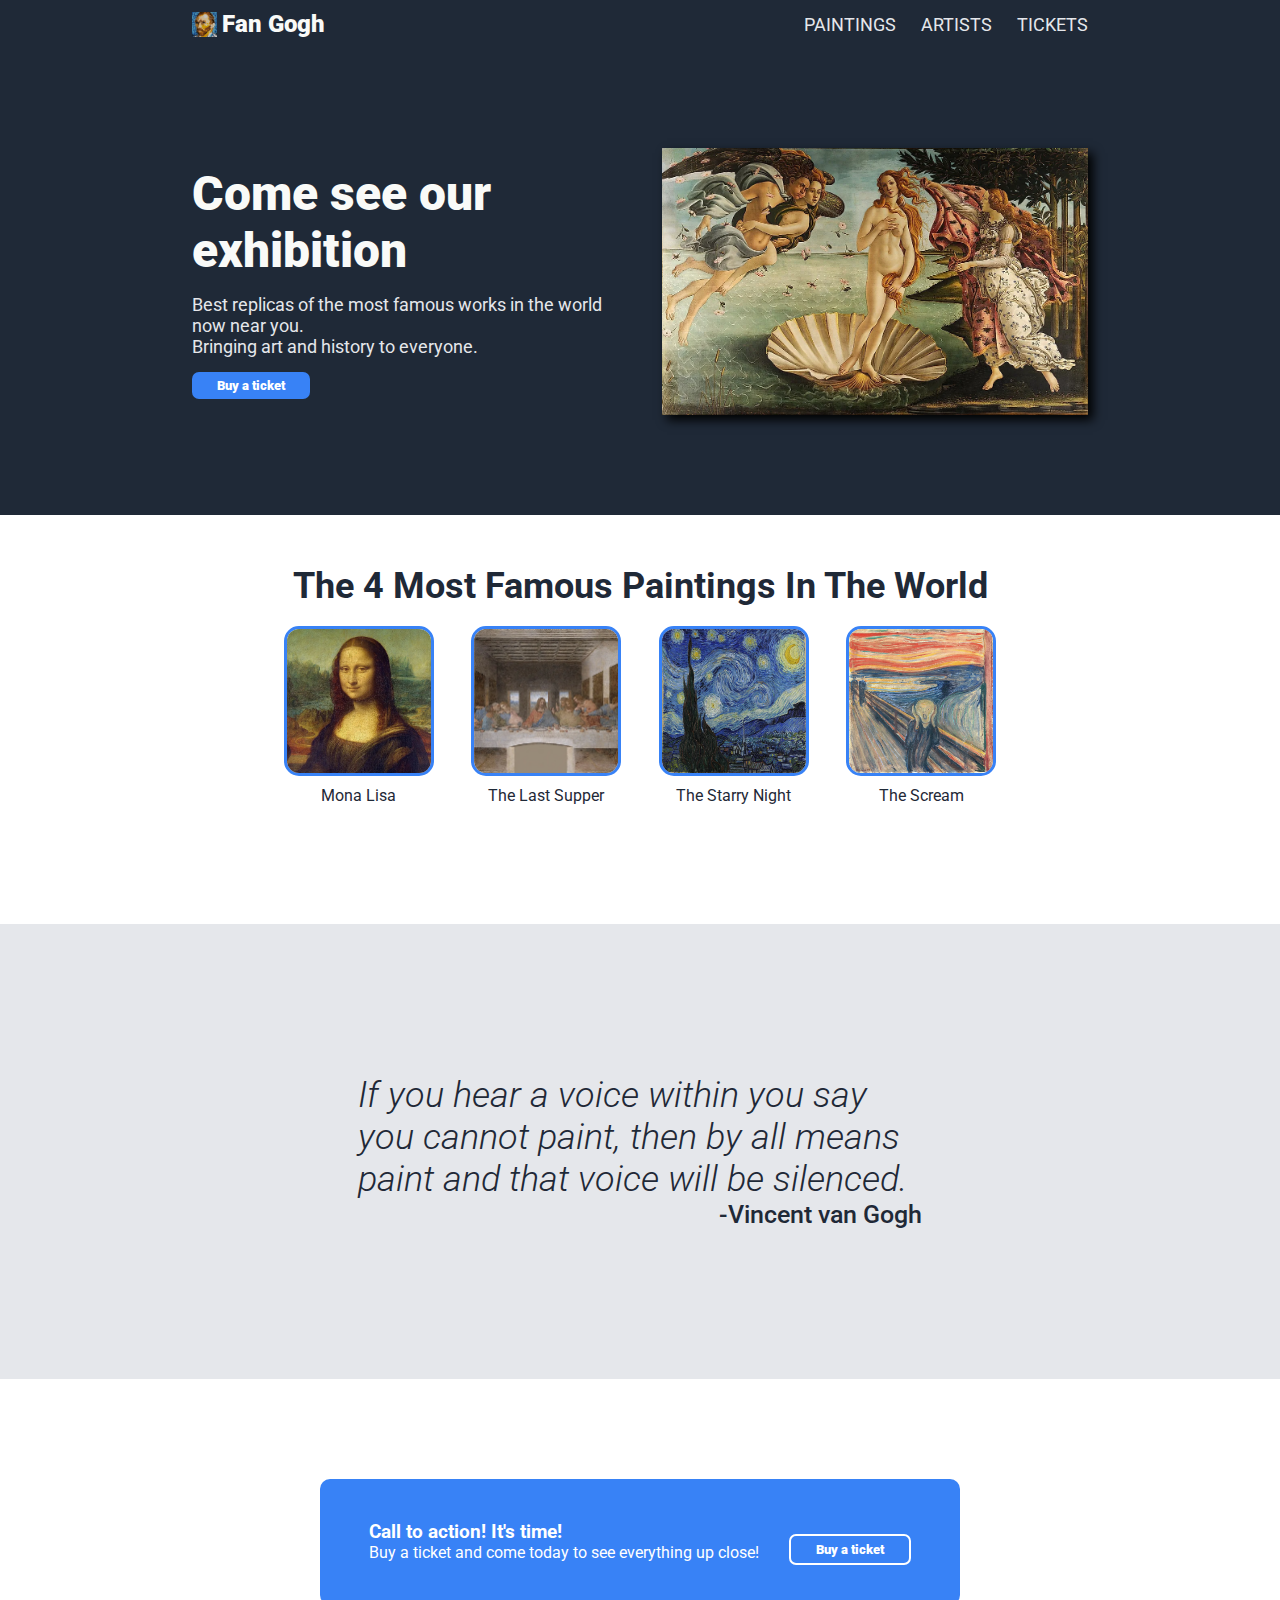
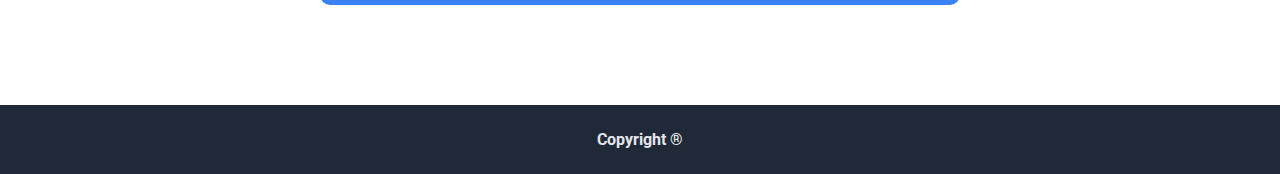
<file: index.html>
<!DOCTYPE html>
<html lang="en">
  <head>
    <meta charset="UTF-8" />
    <meta http-equiv="X-UA-Compatible" content="IE=edge" />
    <meta name="viewport" content="width=device-width, initial-scale=1.0" />
    <meta name="description" content="Fan Gogh Exhibition is the greatest art event that will be held in the largest cities of Europe. Top ten the most famous paintings in the world will be shown.">
    <link rel="preconnect" href="https://fonts.googleapis.com" />
    <link rel="preconnect" href="https://fonts.gstatic.com" crossorigin />
    <link href="https://fonts.googleapis.com/css2?family=Roboto:ital,wght@0,400;0,900;1,300&display=swap" rel="stylesheet"/>
    <link rel="stylesheet" href="./css/main.css" />
    <link rel="stylesheet" href="./css/home.css" />
    <title>Fan Gogh Exhibition</title>
    <link rel="shortcut icon" href="./images/othavio/icons/favicon-32x32.png" type="image/x-icon"/>
  </head>
  <body>
    <header id="header">
      <div class="container center-flex">
        <a href="#top">
          <img id="logo" src="./images/othavio/icons/favicon-32x32.png" alt="Brand logo that shows Vincent Van Gogh in a beautiful pixel art"/>
          <strong>Fan Gogh</strong>
        </a>
        <ul>
          <li><a href="./pages/paintings.html">PAINTINGS</a></li>
          <li><a href="./pages/artists.html">ARTISTS</a></li>
          <li><a href="./pages/tickets.html">TICKETS</a></li>
        </ul>
      </div>
    </header>

    <main>
      <section id="hero">
        <div class="container center-flex hero-container">
          <div class="hero-txt-area">
            <h1>Come see our exhibition</h1>
            <p>
              Best replicas of the most famous works in the world now near
              you.<br>Bringing art and history to everyone.
            </p>
            <a href="./pages/tickets.html">
              <button class="sign-up-btn" type="button">Buy a ticket</button>
            </a>
          </div>
          <div lass="hero-img-area">
            <img src="./images/othavio/main-paint/1599px-sandro-botticelli-la-nascita-di-venere-google-art-project-edited.webp" alt="The Birth Of Venus; Paint by Sandro Botticelli in the mid-1480s; The painting is on display in Florence’s Uffizi Gallery"/>
          </div>
        </div>
      </section>

      <section id="information">
        <div class="container center-flex">
          <a href="./pages/paintings.html">
            <h2>The 4 Most Famous Paintings In The World</h2>
          </a>
          <ul class="second-size center-flex">
            <li>
              <img class="mid-page-img" src="./images/othavio/4-most-famous-paintings/mona-lisa.png" alt="Mona Lisa painting; Oil on poplar panel"/>
              <p>Mona Lisa</p>
            </li>
            <li>
              <img class="mid-page-img" src="./images/othavio/4-most-famous-paintings/The-Last-Supper.png" alt="The Last Supper; Tempera on gesso, pitch, and mastic"/>
              <p>The Last Supper</p>
            </li>
            <li>
              <img class="mid-page-img" src="./images/othavio/4-most-famous-paintings/1280px-van-gogh-starry-night-google-art-project.webp" alt="The Starry Night; Oil on canvas"/>
              <p>The Starry Night</p>
            </li>
            <li>
              <img class="mid-page-img" src="./images/othavio/4-most-famous-paintings/edvard-munch-1893-the-scream-oil-tempera-and-pastel-on-cardboard-91-x-73-cm-national-gallery-of-norway.webp" alt="The Scream; Oil, tempera, pastel and crayon on cardboard"/>
              <p>The Scream</p>
            </li>
          </ul>
        </div>
      </section>

      <section id="quote">
        <div class="container center-flex">
          <div class="second-size">
            <p>
              If you hear a voice within you say you cannot paint, then by all
              means paint and that voice will be silenced.
              <br><span>-Vincent van Gogh </span>
            </p>
          </div>
        </div>
      </section>

      <section id="blue-box">
        <div id="blue-box-container" class="container center-flex">
          <div>
            <h3>Call to action! It's time!</h3>
            <p>Buy a ticket and come today to see everything up close!</p>
          </div>
          <a href="./pages/tickets.html">
            <button id="botton-btn" class="sign-up-btn" type="button">
              Buy a ticket
            </button>
          </a>
        </div>
      </section>
    </main>

    <footer>
      <strong>Copyright ®</strong>
    </footer>
  </body>
</html>
</file>
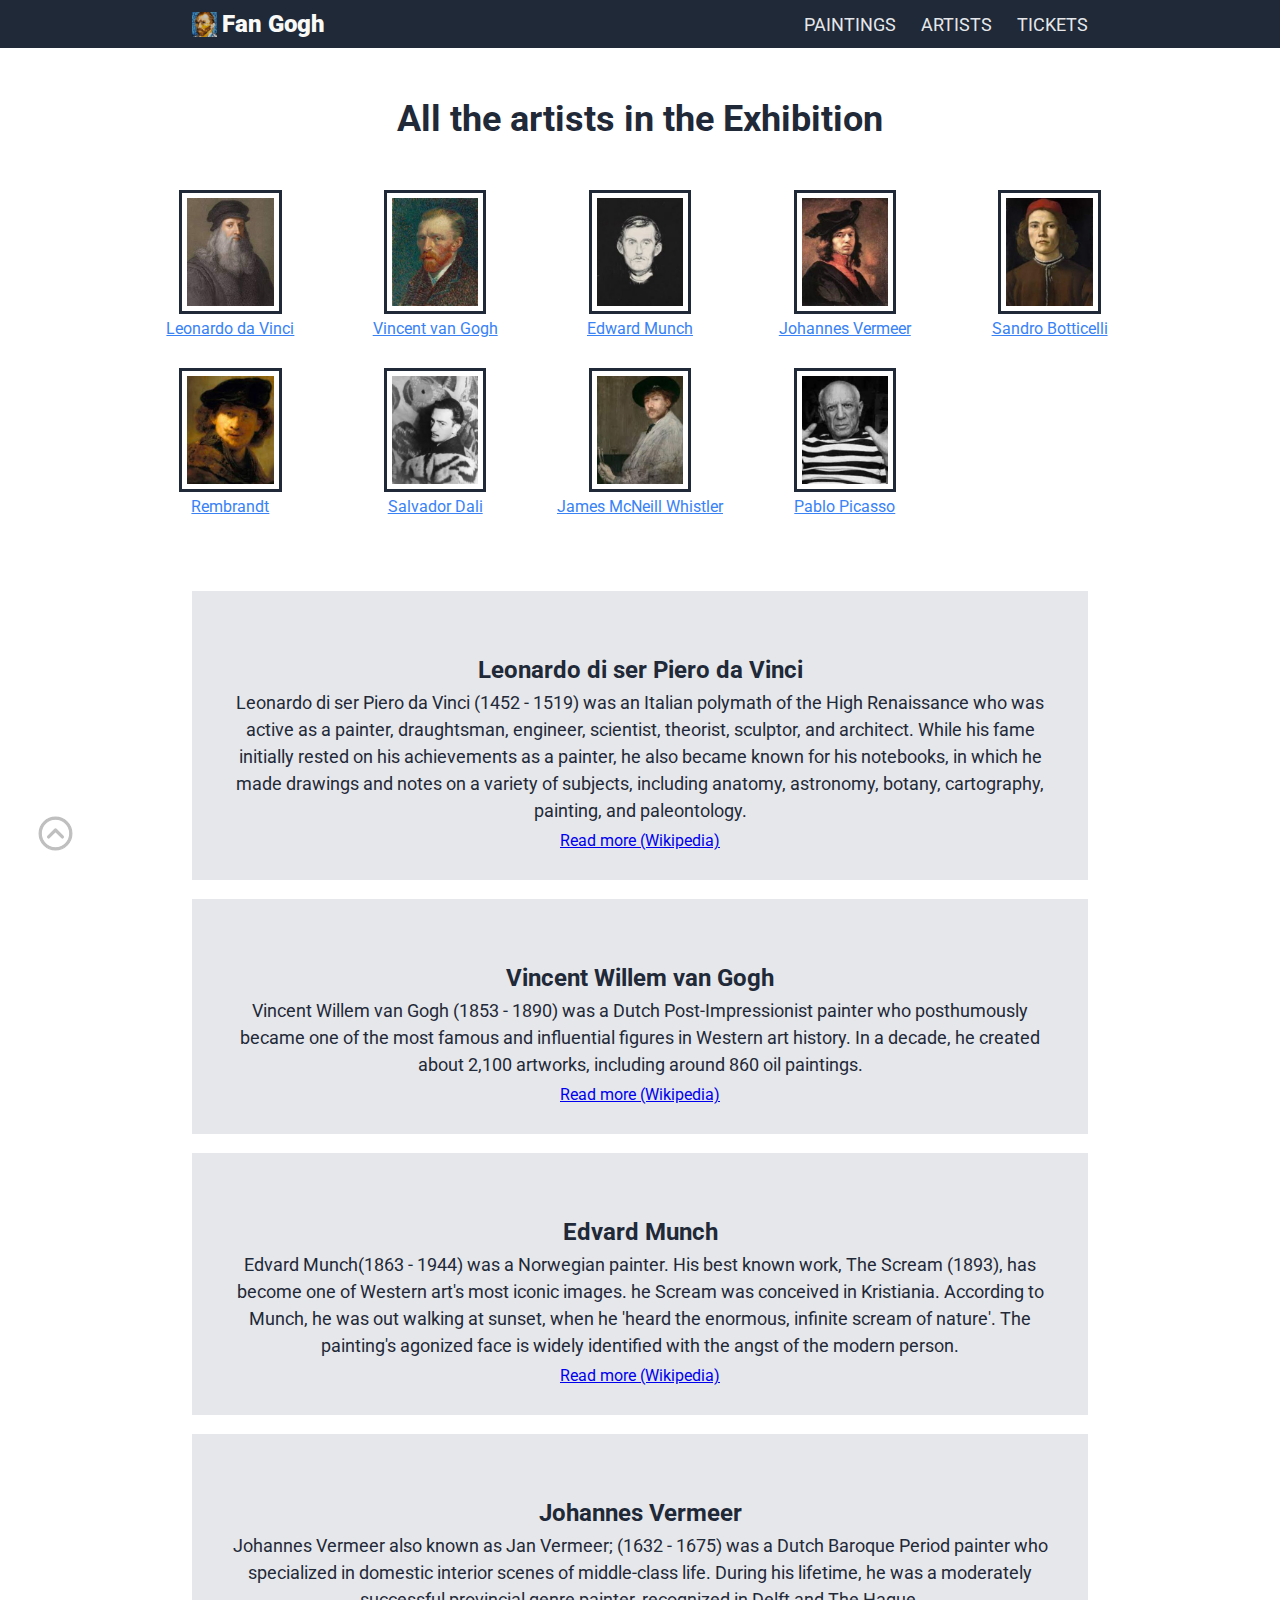
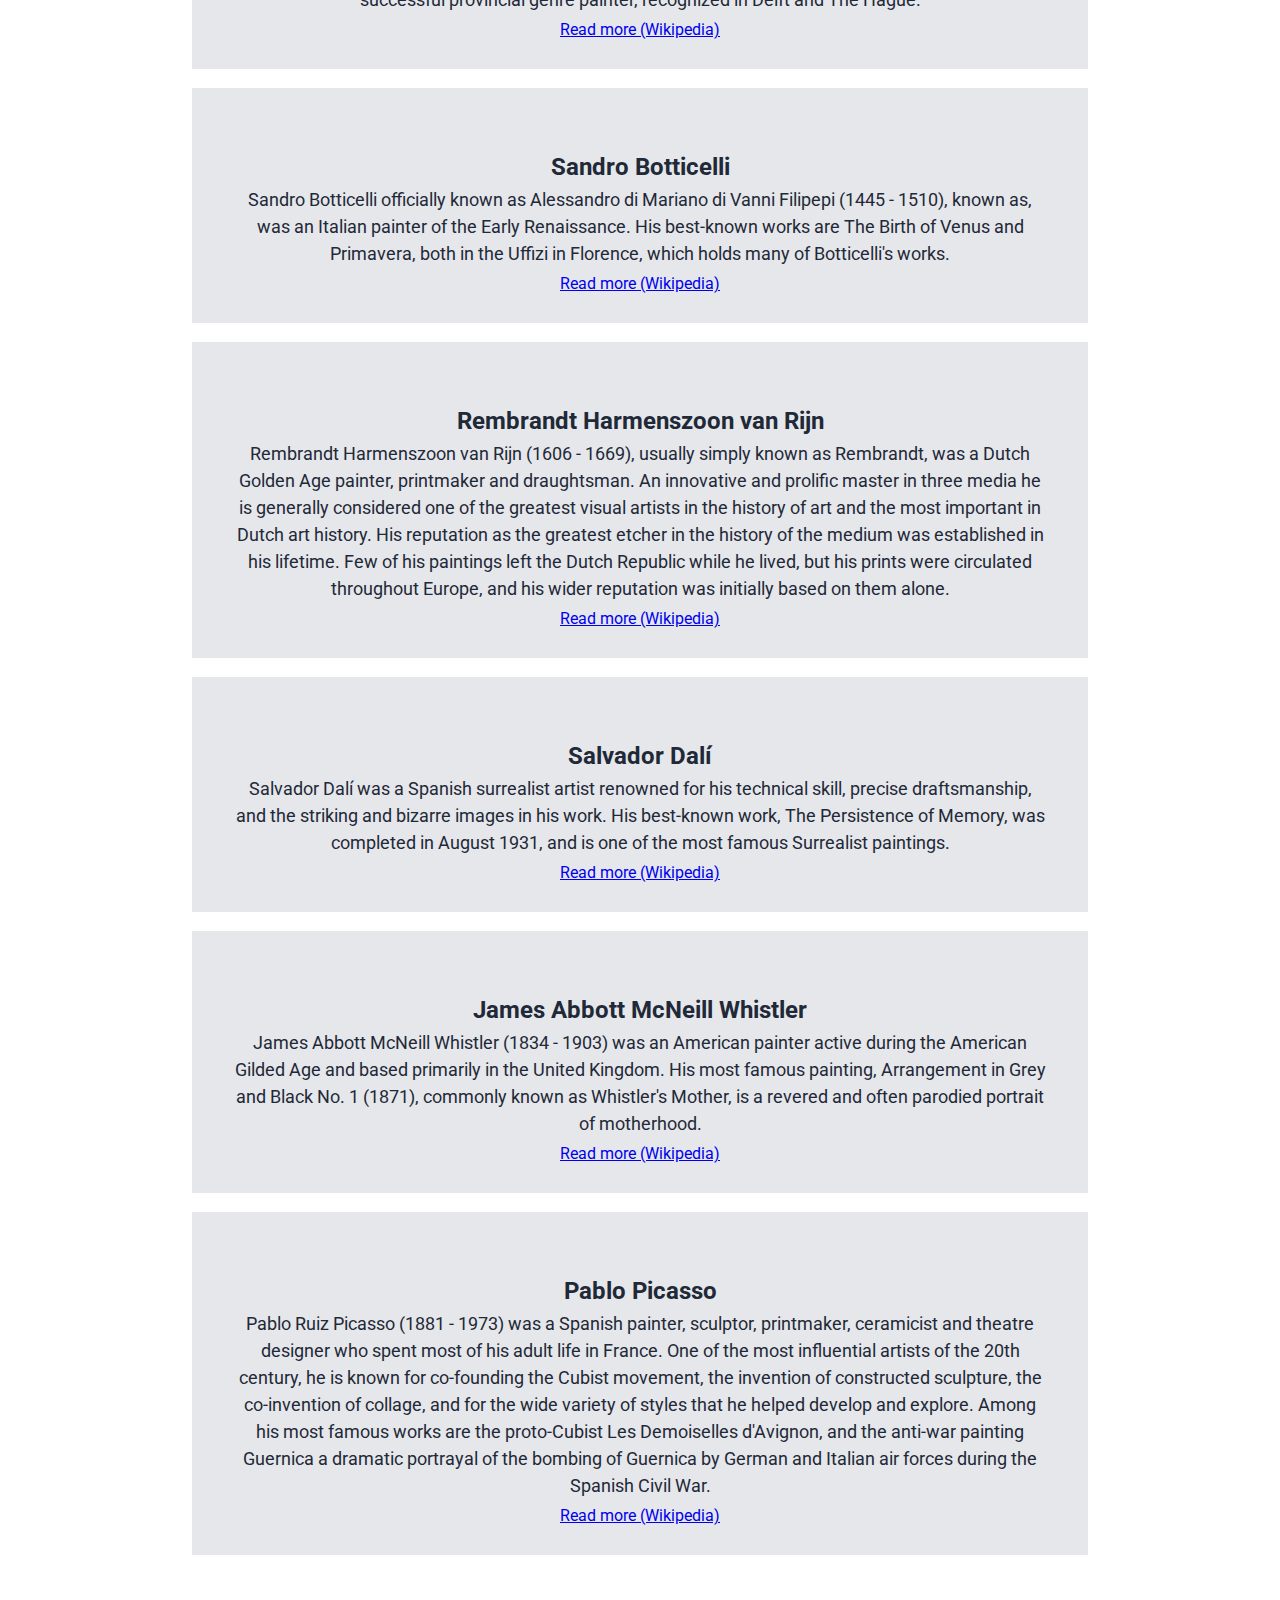
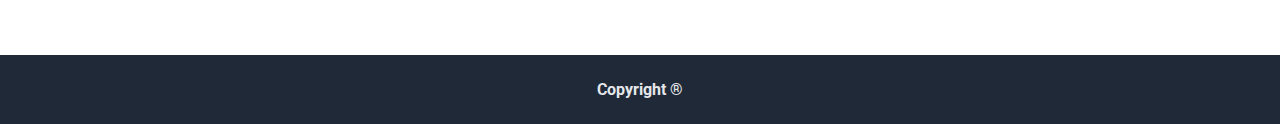
<file: pages/artists.html>
<!DOCTYPE html>
<html lang="en">

<head>
    <meta charset="UTF-8">
    <meta http-equiv="X-UA-Compatible" content="IE=edge">
    <meta name="viewport" content="width=device-width, initial-scale=1.0">
    <meta name="description" content="Look at the artists whose paintings are presented at the Fan Gogh Exhibition.">
    <link rel="icon" href="../images/othavio/icons/favicon-32x32.png" />
    <link rel="preconnect" href="https://fonts.googleapis.com" />
    <link rel="preconnect" href="https://fonts.gstatic.com" crossorigin />
    <link href="https://fonts.googleapis.com/css2?family=Roboto:ital,wght@0,400;0,900;1,300&display=swap" rel="stylesheet" />
    <title>Artists - Fan Gogh Exhibition</title>
    <link rel="stylesheet" href="../css/main.css">
    <link rel="stylesheet" href="../css/artists.css">
</head>

<body>
    <header id="header">
        <div class="container center-flex">
            <a href="../index.html">
                <img id="logo" src="../images/othavio/icons/favicon-32x32.png" alt="Brand logo that shows Vincent Van Gogh in a beautiful pixel art"/>
                <strong>Fan Gogh</strong>
            </a>
            <ul>
                <li><a href="../pages/paintings.html">PAINTINGS</a></li>
                <li><a href="#top">ARTISTS</a></li>
                <li><a href="../pages/tickets.html">TICKETS</a></li>
            </ul>
        </div>
    </header>

    <section class="section-container" id="artists">
        <div class="div-container">
            <h2> All the artists in the Exhibition</h2>

            <ul class="container1">
                <li>
                    <img class="artist-pictures" src="../images/varie/davinci.jpg" alt="A picture of the artist Leonardo da Vinci">
                    <a href="#davinci">Leonardo da Vinci</a>
                </li>
                <li>
                    <img class="artist-pictures" src="../images/varie/vangogh.jpg" alt="A picture of the artist Vincent van Gogh">
                    <a href="#gogh">Vincent van Gogh</a>
                </li>
                <li>
                    <img class="artist-pictures" src="../images/varie/edward-munch.jpg" alt="A picture of the artist Edward Munch">
                    <a href="#munch">Edward Munch</a>
                </li>
                <li>
                    <img class="artist-pictures" src="../images/varie/johannes-vermeer.jpg" alt="A picture of the artist Johannes_Vermeer">
                    <a href="#vermeer">Johannes Vermeer</a>
                </li>
                <li>
                    <img class="artist-pictures" src="../images/varie/Sandro-Botticelli.jpg" alt="A picture of the artist Sandro Botticelli">
                    <a href="#botticelli">Sandro Botticelli</a>
                </li>
                <li>
                    <img class="artist-pictures" src="../images/varie/rembrandt.jpg" alt="A picture of the artist Rembrandt">
                    <a href="#rembrandt">Rembrandt</a>
                </li>
                <li>
                    <img class="artist-pictures" src="../images/varie/salvador-dali.jpg" alt="A picture of the artist Salvador Dali">
                    <a href="#dali">Salvador Dali</a>
                </li>
                <li>
                    <img class="artist-pictures" src="../images/varie/james-mcnelli-whistler.jpg" alt="A picture of the artist James McNeill Whistler">
                    <a href="#whistler">James McNeill Whistler</a>
                </li>
                <li>
                    <img class="artist-pictures" src="../images/varie/pablo-picasso.jpg" alt="A picture of the artist Pablo Picasso">
                    <a href="#pablo">Pablo Picasso</a>
                </li>
            </ul>
        </div>
    </section>

    <section class="more-info">
        <article class="div-info" id="davinci">
            <strong>Leonardo di ser Piero da Vinci</strong>
            <P>
                Leonardo di ser Piero da Vinci (1452 - 1519) was an Italian polymath of the High Renaissance who was
                active as a painter, draughtsman, engineer, scientist, theorist, sculptor, and architect.
                While his fame initially rested on his achievements as a painter, he also became known for his
                notebooks, in which he made drawings and notes on a variety of subjects, including anatomy, astronomy,
                botany, cartography, painting, and paleontology.
            </P>
            <a href="https://en.wikipedia.org/wiki/Leonardo_da_Vinci" target="_blank">Read more (Wikipedia)</a>
        </article>
        <br>
        <article class="div-info" id="gogh">
            <strong>Vincent Willem van Gogh</strong>
            <p>
                Vincent Willem van Gogh (1853 - 1890) was a Dutch Post-Impressionist painter who posthumously became one
                of the most famous and influential figures in Western art history.
                In a decade, he created about 2,100 artworks, including around 860 oil paintings.
            </p>
            <a href="https://en.wikipedia.org/wiki/Vincent_van_Gogh" target="_blank">Read more (Wikipedia)</a>
        </article>
        <br>
        <article class="div-info" id="munch">
            <strong>Edvard Munch</strong>
            <p>
                Edvard Munch(1863 - 1944) was a Norwegian painter. His best known work, The Scream (1893), has become
                one of Western art's most iconic images.
                he Scream was conceived in Kristiania. According to Munch, he was out walking at sunset, when he 'heard
                the enormous, infinite scream of nature'. The painting's agonized face is widely identified with the
                angst of the modern person.
            </p>
            <a href="https://en.wikipedia.org/wiki/Edvard_Munch" target="_blank">Read more (Wikipedia)</a>
        </article>
        <br>
        <article class="div-info" id="vermeer">
            <strong>Johannes Vermeer </strong>
            <p>
                Johannes Vermeer also known as Jan Vermeer; (1632 - 1675) was a Dutch Baroque Period painter who
                specialized in domestic interior scenes of middle-class life.
                During his lifetime, he was a moderately successful provincial genre painter, recognized in Delft and
                The Hague.
            </p>
            <a href="https://en.wikipedia.org/wiki/Johannes_Vermeer" target="_blank">Read more (Wikipedia)</a>
        </article>
        <br>
        <article class="div-info" id="botticelli">
            <strong>Sandro Botticelli</strong>
            <p>
                Sandro Botticelli officially known as Alessandro di Mariano di Vanni Filipepi (1445 - 1510), known as,
                was an Italian painter of the Early Renaissance.
                His best-known works are The Birth of Venus and Primavera, both in the Uffizi in Florence, which holds
                many of Botticelli's works.
            </p>
            <a href="https://en.wikipedia.org/wiki/Sandro_Botticelli" target="_blank">Read more (Wikipedia)</a>
        </article>
        <br>
        <article class="div-info" id="rembrandt">
            <strong>Rembrandt Harmenszoon van Rijn</strong>
            <p>
                Rembrandt Harmenszoon van Rijn (1606 - 1669), usually simply known as Rembrandt, was a Dutch Golden Age
                painter, printmaker and draughtsman. An innovative and prolific master in three media he is generally
                considered one of the greatest visual artists in the history of art and the most important in Dutch art
                history.
                His reputation as the greatest etcher in the history of the medium was established in his lifetime. Few
                of his paintings left the Dutch Republic while he lived, but his prints were circulated throughout
                Europe, and his wider reputation was initially based on them alone.
            </p>
            <a href="https://en.wikipedia.org/wiki/Rembrandt" target="_blank">Read more (Wikipedia)</a>
        </article>
        <br>
        <article class="div-info" id="dali">
            <strong>Salvador Dalí</strong>
            <p>
                Salvador Dalí was a Spanish surrealist artist renowned for his technical skill, precise draftsmanship,
                and the striking and bizarre images in his work.
                His best-known work, The Persistence of Memory, was completed in August 1931, and is one of the most
                famous Surrealist paintings.
            </p>
            <a href="https://en.wikipedia.org/wiki/Salvador_Dal%C3%AD" target="_blank">Read more (Wikipedia)</a>
        </article>
        <br>
        <article class="div-info" id="whistler">
            <strong>James Abbott McNeill Whistler</strong>
            <p>
                James Abbott McNeill Whistler (1834 - 1903) was an American painter active during the American Gilded
                Age and based primarily in the United Kingdom.
                His most famous painting, Arrangement in Grey and Black No. 1 (1871), commonly known as Whistler's
                Mother, is a revered and often parodied portrait of motherhood.
            </p>
            <a href="https://en.wikipedia.org/wiki/James_Abbott_McNeill_Whistler" target="_blank">Read more (Wikipedia)</a>
        </article>
        <br>
        <article class="div-info" id="pablo">
            <strong>Pablo Picasso</strong>
            <p>
                Pablo Ruiz Picasso (1881 - 1973) was a Spanish painter, sculptor, printmaker, ceramicist and theatre designer who spent most of his adult life in France.
                One of the most influential artists of the 20th century, he is known for co-founding the Cubist movement, the invention of constructed sculpture, the co-invention of collage, and for the wide variety of styles that he helped develop and explore. 
                Among his most famous works are the proto-Cubist Les Demoiselles d'Avignon, and the anti-war painting Guernica a dramatic portrayal of the bombing of Guernica by German and Italian air forces during the Spanish Civil War.
            </p>
        <a href="https://en.wikipedia.org/wiki/Pablo_Picasso" target="_blank">Read more (Wikipedia)</a>
        </article>
    </section>

    <footer>
        <strong>Copyright ®</strong>
    </footer>

    <a href="#top" id="to-top-btn" aria-label="Scroll page to the top">
        <svg viewBox="0 0 32 32">
            <g>
                <path d="M1,16A15,15,0,1,1,16,31,15,15,0,0,1,1,16Zm2,0A13,13,0,1,0,16,3,13,13,0,0,0,3,16Z" />
                <path d="M10.41,19.87,16,14.29l5.59,5.58a1,1,0,0,0,1.41,0h0a1,1,0,0,0,0-1.41L16.64,12.1a.91.91,0,0,0-1.28,0L9,18.46a1,1,0,0,0,0,1.41H9A1,1,0,0,0,10.41,19.87Z" />
            </g>
        </svg>
    </a>
</body>

</html>
</file>
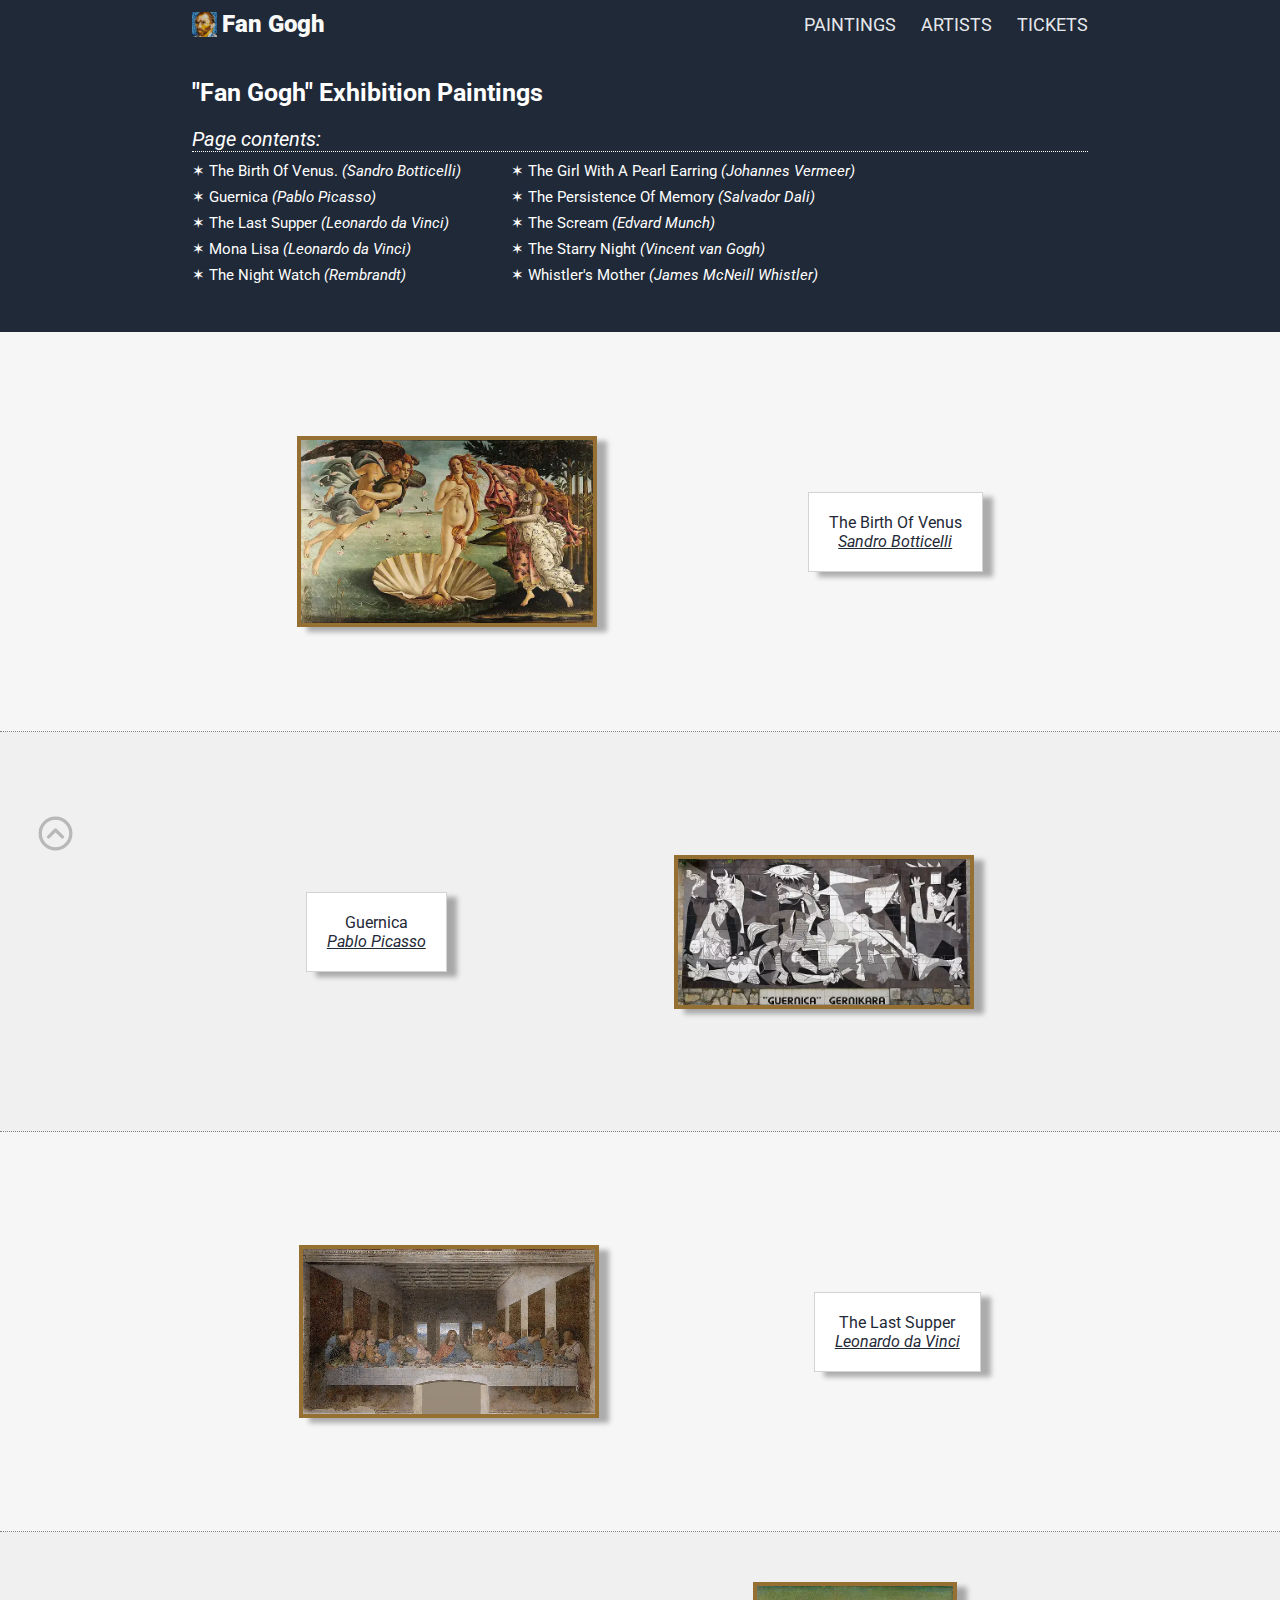
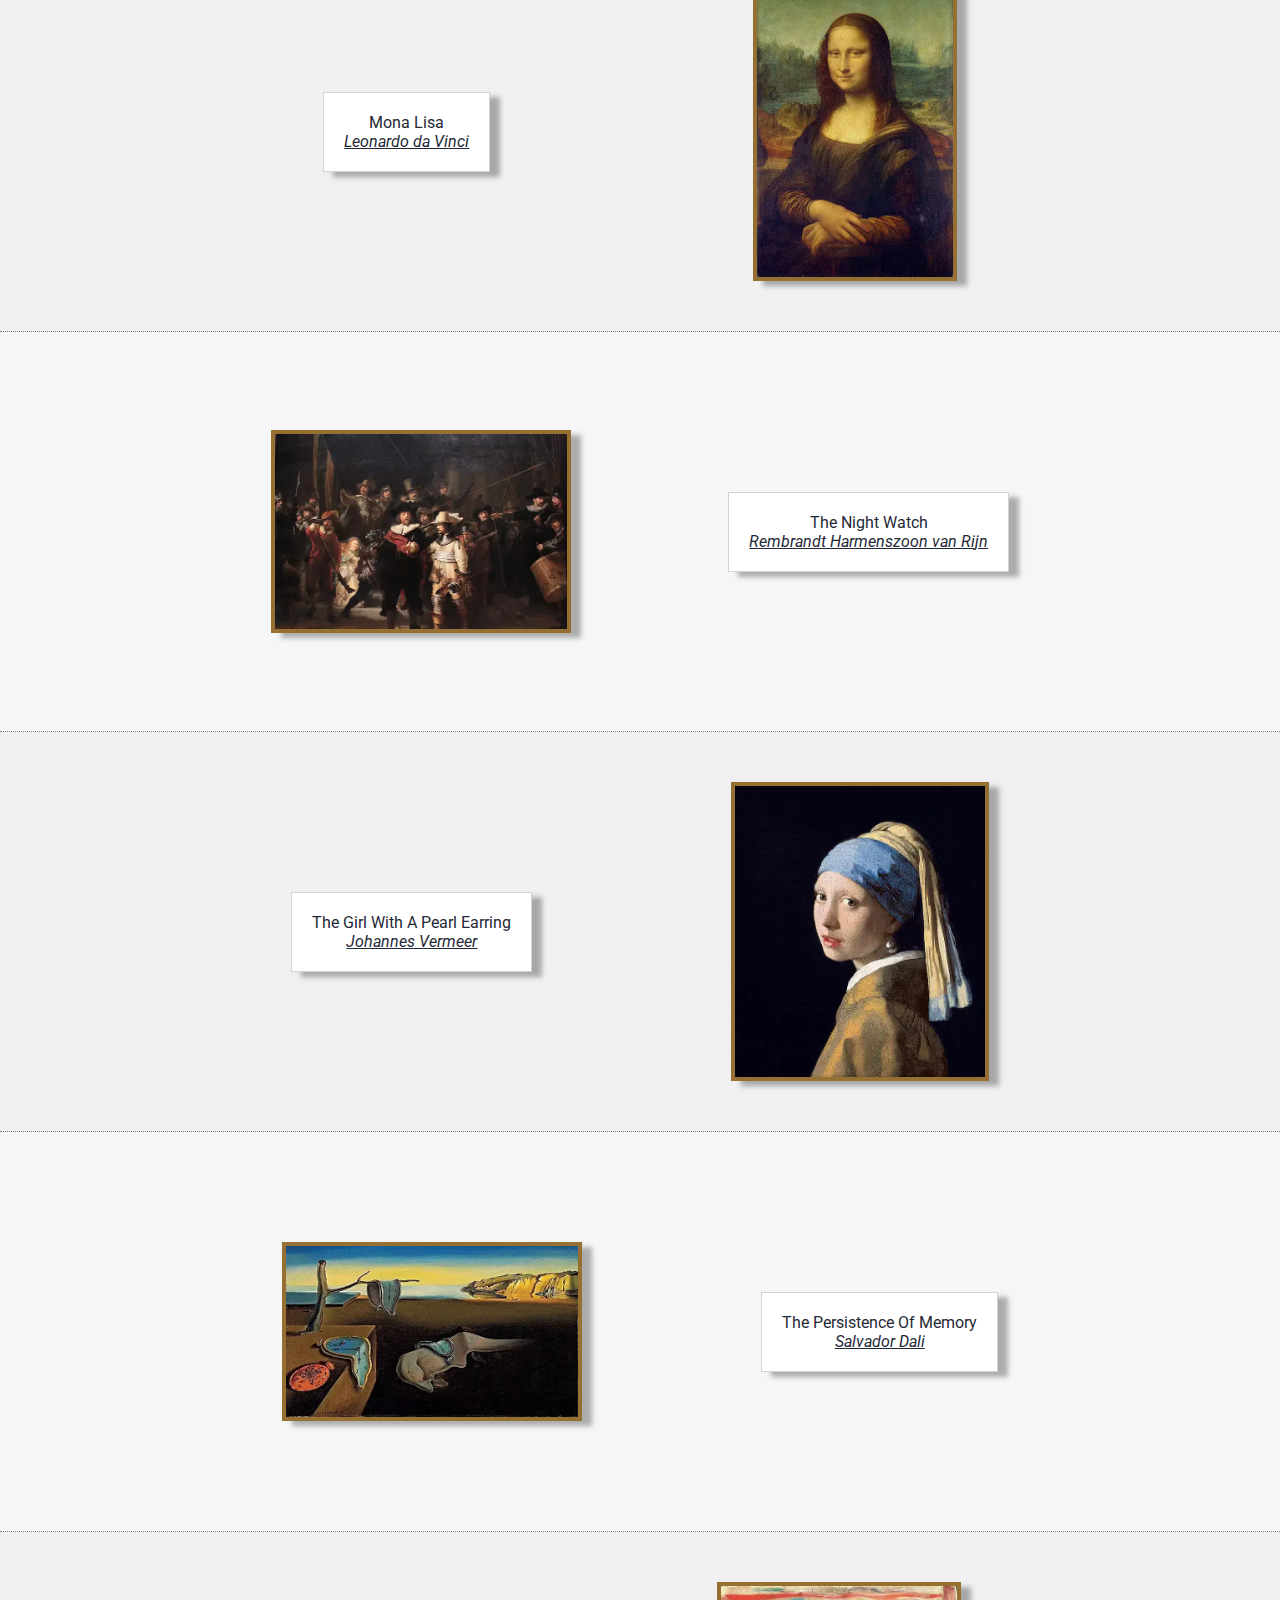
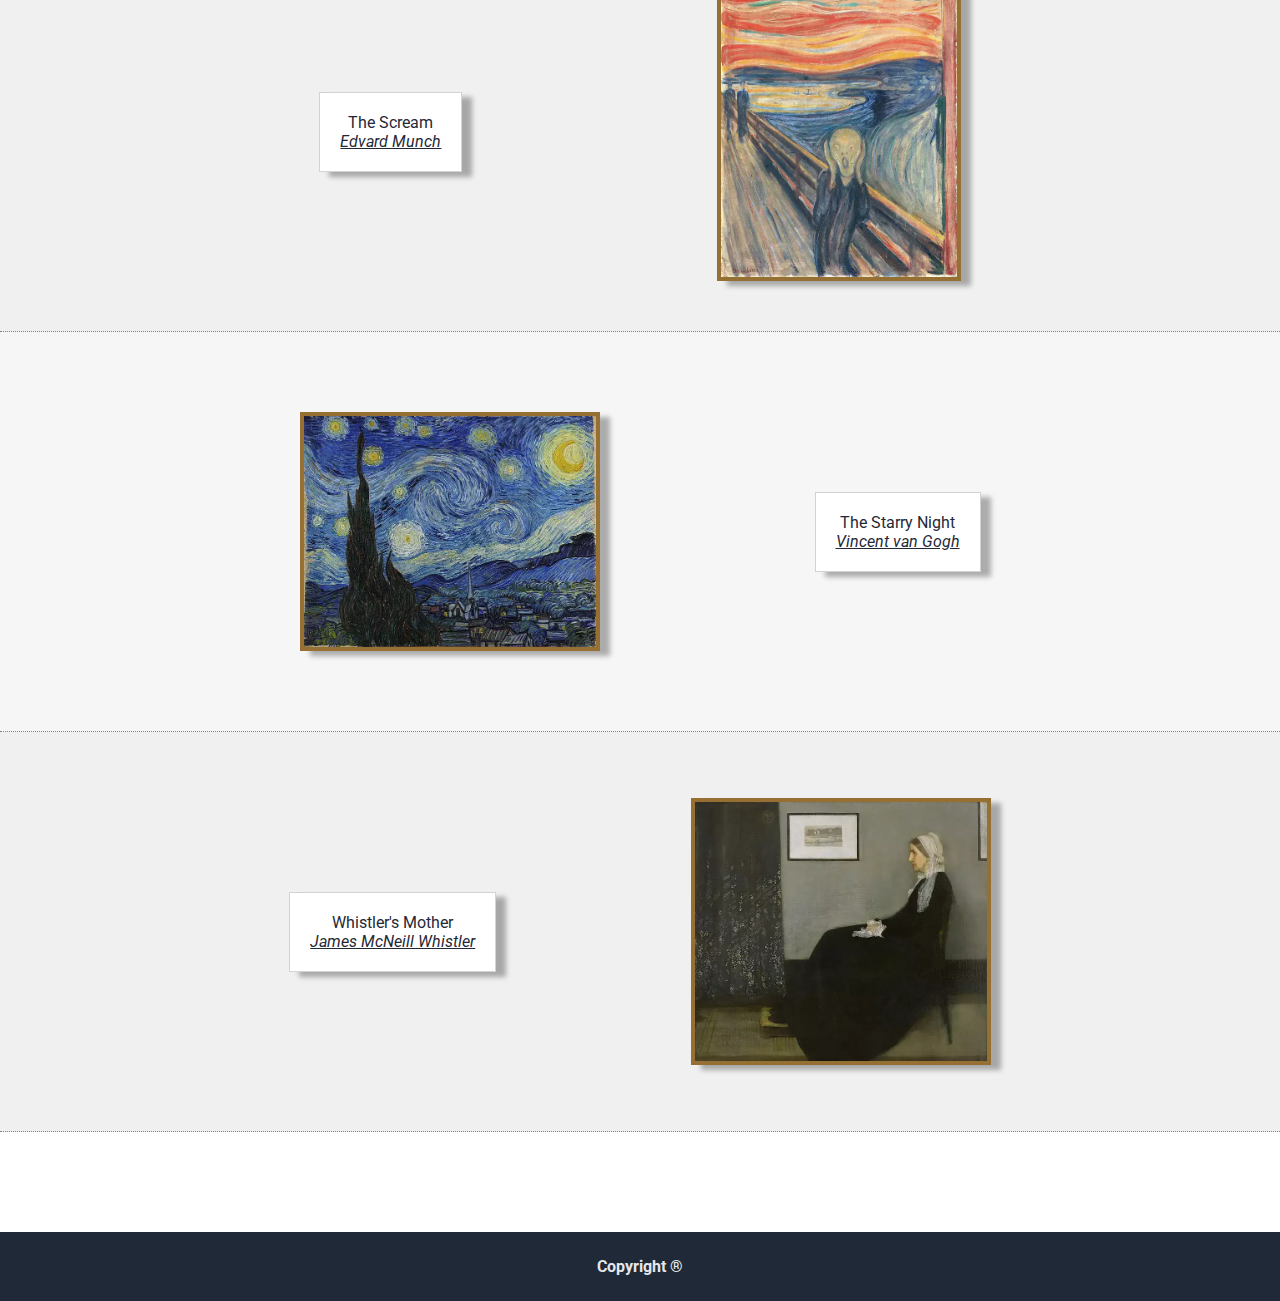
<file: pages/paintings.html>
<!DOCTYPE html>
<html lang="en">
<head>
    <meta charset="UTF-8">
    <meta http-equiv="X-UA-Compatible" content="IE=edge">
    <meta name="viewport" content="width=device-width, initial-scale=1.0">
    <meta name="description" content="Look at the paintings, which are presented at the Fan Gogh Exhibition.">
    <title>Paintings - Fan Gogh Exhibition</title>
    <link rel="icon" href="../images/othavio/icons/favicon-32x32.png" />
    <link rel="preconnect" href="https://fonts.googleapis.com" />
    <link rel="preconnect" href="https://fonts.gstatic.com" crossorigin />
    <link href="https://fonts.googleapis.com/css2?family=Roboto:ital,wght@0,400;0,900;1,300&display=swap"  rel="stylesheet" />
    <link rel="stylesheet" href="../css/main.css">
    <link rel="stylesheet" href="../css/paintings.css">
</head>
<body>
    <header id="header">
        <div class="container center-flex">
            <a href="../index.html">
                <img id="logo" src="../images/othavio/icons/favicon-32x32.png" alt="Brand logo that shows Vincent Van Gogh in a beautiful pixel art"/>
                <strong>Fan Gogh</strong>
            </a>
            <ul>
                <li><a href="#top">PAINTINGS</a></li>
                <li><a href="../pages/artists.html">ARTISTS</a></li>
                <li><a href="../pages/tickets.html">TICKETS</a></li>
            </ul>
        </div>
    </header>
    <main>
        <section class="contents">
            <div class="container">
                <h1>"Fan Gogh" Exhibition Paintings</h1>
                <p><em>Page contents:</em></p>
                <ul class="p-contents">
                    <li>
                        <ul>
                            <li>
                                <a href="#birth-of-venus">The Birth Of Venus. <em>(Sandro Botticelli)</em></a>
                            </li>
                            <li>
                                <a href="#guernica">Guernica <em>(Pablo Picasso)</em></a>
                            </li>
                            <li>
                                <a href="#last-supper">The Last Supper <em>(Leonardo da Vinci)</em></a>
                            </li>
                            <li>
                                <a href="#mona-lisa">Mona Lisa <em>(Leonardo da Vinci)</em></a>
                            </li>
                            <li>
                                <a href="#night-watch">The Night Watch <em>(Rembrandt)</em></a>
                            </li>
                        </ul>
                    </li>
                    <li>
                        <ul>
                            <li>
                                <a href="#pearl-earring">The Girl With A Pearl Earring <em>(Johannes Vermeer)</em></a>
                            </li>
                            <li>
                                <a href="#persistence-of-memory">The Persistence Of Memory <em>(Salvador Dali)</em></a>
                            </li>
                            <li>
                                <a href="#scream">The Scream <em>(Edvard Munch)</em></a>
                            </li>
                            <li>
                                <a href="#starry-night">The Starry Night <em>(Vincent van Gogh)</em></a>
                            </li>
                            <li>
                                <a href="#whistlers-mother">Whistler's Mother <em>(James McNeill Whistler)</em></a>
                            </li>
                        </ul>
                    </li>
                </ul>
            </div>
        </section>
        <section>
            <ul id="gallery">
                <li id="birth-of-venus">
                    <div class="container">
                        <figure>
                            <img src="../images/alex/birth-of-venus.webp" alt="Painting 'The Birth Of Venus'. Sandro Botticelli.">
                            <figcaption>
                                The Birth Of Venus <br>
                                <a href="./artists.html#botticelli">Sandro Botticelli</a>
                            </figcaption>
                        </figure>
                    </div>
                </li>
                <li id="guernica">
                    <div class="container">
                        <figure>
                            <img src="../images/alex/guernica.webp" alt="Painting 'Guernica'. Pablo Picasso">
                            <figcaption>
                                Guernica <br>
                                <a href="./artists.html#pablo">Pablo Picasso</a>
                            </figcaption>
                        </figure>
                    </div>
                </li>
                <li id="last-supper">
                    <div class="container">
                        <figure>
                            <img src="../images/alex/last-supper.webp" alt="Painting 'The Last Supper'. Leonardo da Vinci">
                            <figcaption>
                                The Last Supper <br>
                                <a href="./artists.html#davinci">Leonardo da Vinci</a>
                            </figcaption>
                        </figure>
                    </div>
                </li>
                <li id="mona-lisa">
                    <div class="container">
                        <figure>
                            <img src="../images/alex/mona-lisa.webp" alt="Painting 'Mona Lisa'. Leonardo da Vinci">
                            <figcaption>
                                Mona Lisa <br>
                                <a href="./artists.html#davinci">Leonardo da Vinci</a>
                            </figcaption>
                        </figure>
                    </div>
                </li>
                <li id="night-watch">
                    <div class="container">
                        <figure>
                            <img src="../images/alex/night-watch.webp" alt="Painting 'The Night Watch'. Rembrandt">
                            <figcaption>
                                The Night Watch <br>
                                <a href="./artists.html#rembrandt">Rembrandt Harmenszoon van Rijn</a>
                            </figcaption>
                        </figure>
                    </div>
                </li>
                <li id="pearl-earring">
                    <div class="container">
                        <figure>
                            <img src="../images/alex/pearl-earring.webp"  alt="Painting 'The Girl With A Pearl Earring'. Johannes Vermeer">
                            <figcaption>
                                The Girl With A Pearl Earring <br>
                                <a href="./artists.html#vermeer">Johannes Vermeer</a>
                            </figcaption>
                        </figure>
                    </div>
                </li>
                <li id="persistence-of-memory">
                    <div class="container">
                        <figure>
                            <img src="../images/alex/persistence-of-memory.webp" alt="Painting 'The Persistence Of Memory'. Salvador Dali">
                            <figcaption>
                                The Persistence Of Memory <br>
                                <a href="./artists.html#dali">Salvador Dali</a>
                            </figcaption>
                        </figure>
                    </div>
                </li>
                <li id="scream">
                    <div class="container">
                        <figure>
                            <img src="../images/alex/scream.webp" alt="Painting 'The Scream'. Edvard Munch">
                            <figcaption>
                                The Scream <br>
                                <a href="./artists.html#munch">Edvard Munch</a>
                            </figcaption>
                        </figure>
                    </div>
                </li>
                <li id="starry-night">
                    <div class="container">
                        <figure>
                            <img src="../images/alex/starry-night.webp" alt="Painting 'The Starry Night'. Vincent van Gogh">
                            <figcaption>
                                The Starry Night <br>
                                <a href="./artists.html#gogh">Vincent van Gogh</a>
                            </figcaption>
                        </figure>
                    </div>
                </li>
                <li id="whistlers-mother">
                    <div class="container">
                        <figure>
                            <img src="../images/alex/whistlers-mother.webp" alt="Painting 'Whistler's Mother'. James McNeill Whistler">
                            <figcaption>
                                Whistler's Mother <br>
                                <a href="./artists.html#whistler">James McNeill Whistler</a>
                            </figcaption>
                        </figure>
                    </div>
                </li>
            </ul>
        </section>
    </main>
    <footer>
        <strong>Copyright ®</strong>
    </footer>
    <a href="#top" id="to-top-btn" aria-label="Scroll page to the top">
        <svg viewBox="0 0 32 32">
            <g>
                <path d="M1,16A15,15,0,1,1,16,31,15,15,0,0,1,1,16Zm2,0A13,13,0,1,0,16,3,13,13,0,0,0,3,16Z" />
                <path d="M10.41,19.87,16,14.29l5.59,5.58a1,1,0,0,0,1.41,0h0a1,1,0,0,0,0-1.41L16.64,12.1a.91.91,0,0,0-1.28,0L9,18.46a1,1,0,0,0,0,1.41H9A1,1,0,0,0,10.41,19.87Z" />
            </g>
        </svg>
    </a>
</body>

</html>
</file>
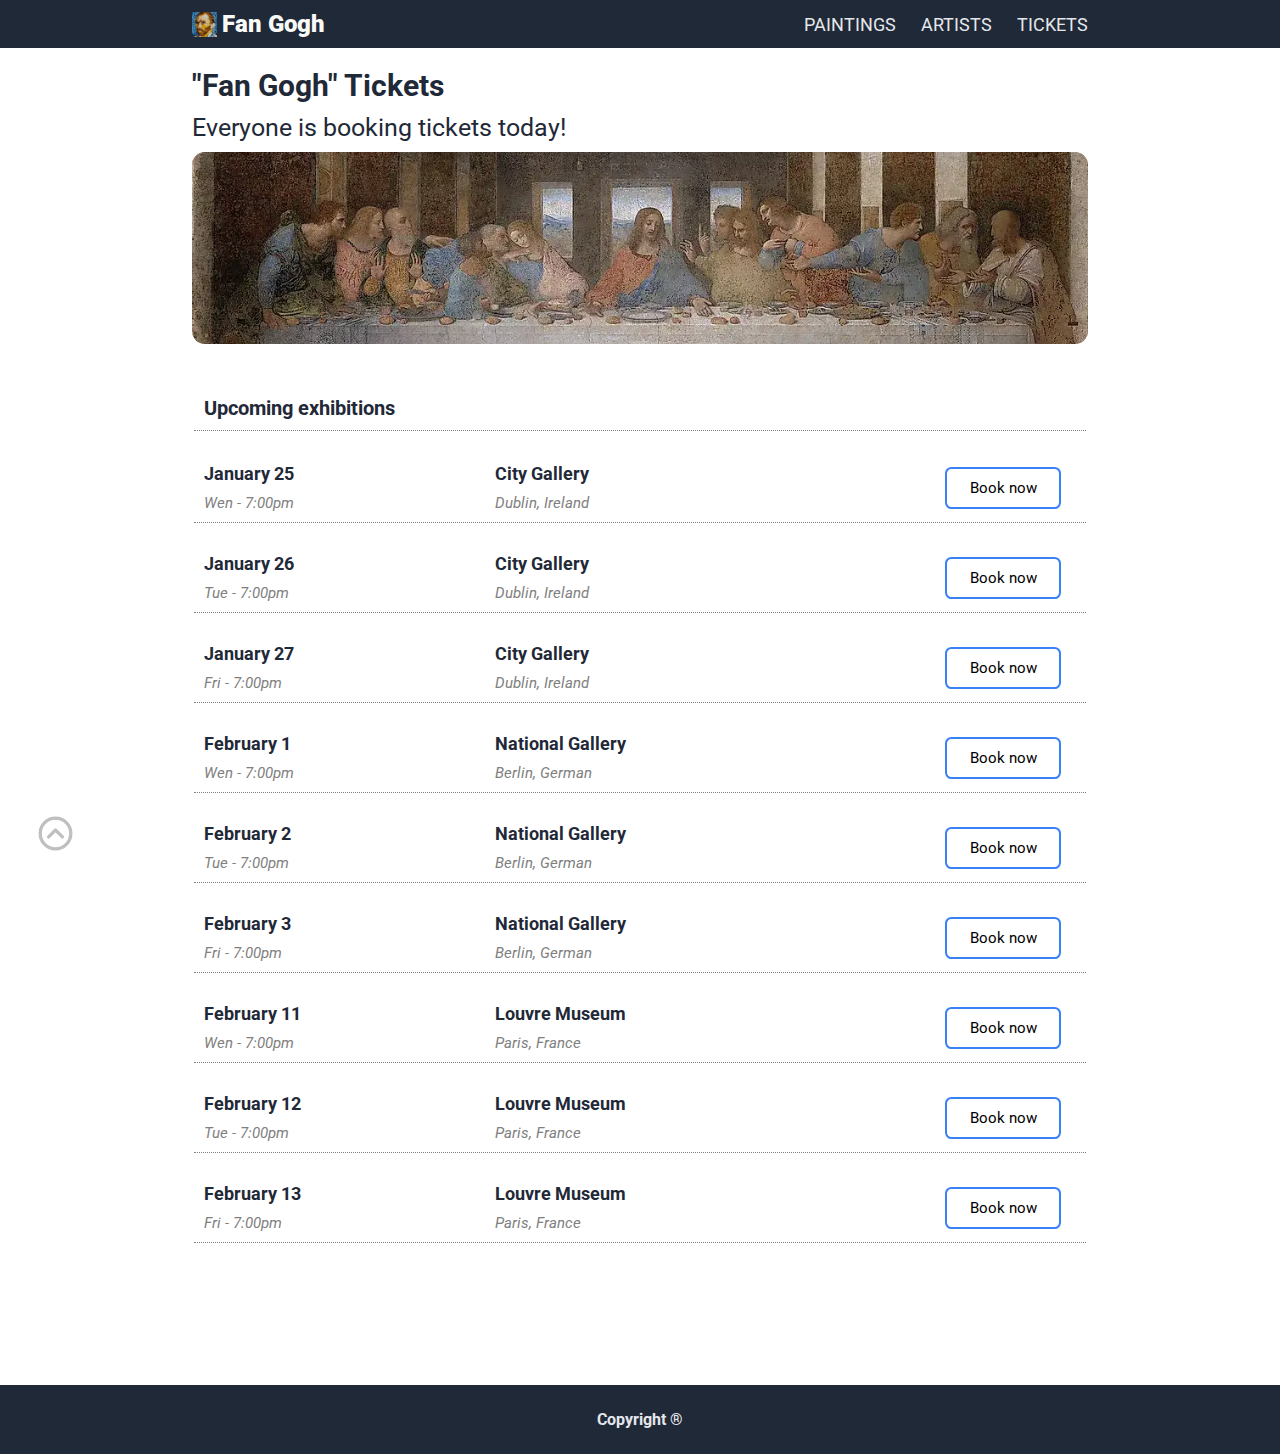
<file: pages/tickets.html>
<!DOCTYPE html>
<html lang="en">
<head>
	<meta charset="UTF-8" />
	<meta http-equiv="X-UA-Compatible" content="IE=edge" />
	<meta name="viewport" content="width=device-width, initial-scale=1.0" />
	<meta name="description" content="Book a ticket for the Fan Gogh Exhibition today. The most famous paintings from the most talanded artists in the world.">
	<title>Tickets - Fan Gogh Exhibition</title>
    <link rel="icon" href="../images/othavio/icons/favicon-32x32.png" />
	<link rel="preconnect" href="https://fonts.googleapis.com" />
    <link rel="preconnect" href="https://fonts.gstatic.com" crossorigin />
    <link href="https://fonts.googleapis.com/css2?family=Roboto:ital,wght@0,400;0,900;1,300&display=swap"  rel="stylesheet" />
	<link rel="stylesheet" href="../css/main.css" />
	<link rel="stylesheet" href="../css/tickets.css" />
</head>
<body>
	<header id="header">
		<div class="container center-flex">
			<a href="../index.html">
				<img id="logo" src="../images/othavio/icons/favicon-32x32.png" alt="Brand logo that shows Vincent Van Gogh in a beautiful pixel art"/>
				<strong>Fan Gogh</strong>
			</a>
			<ul>
				<li><a href="../pages/paintings.html">PAINTINGS</a></li>
				<li><a href="../pages/artists.html">ARTISTS</a></li>
				<li><a href="#top">TICKETS</a></li>
			</ul>
		</div>
	</header>
	<section>
		<div class="container">
			<h1>"Fan Gogh" Tickets</h1>
			<h2>Everyone is booking tickets today!</h2>
			<div class="t-img-wrap">
				<img src="../images/alex/last-supper.webp" alt="Painting 'The Birth Of Venus'. Sandro Botticelli.">
			</div>
		</div>
	</section>
	<section>
		<div class="container">
			<table>
				<thead>
					<tr>
						<th><h3>Upcoming exhibitions</h3></th>
					</tr>
				</thead>
				<tbody>
					<tr>
						<td>
							<b>January 25</b>
							<em>Wen - 7:00pm</em>
						</td>
						<td>
							<b>City Gallery</b>
							<em>Dublin, Ireland</em>
						</td>
						<td>
							<button>Book now</button>
						</td>
					</tr>
					<tr>
						<td>
							<b>January 26</b>
							<em>Tue - 7:00pm</em>
						</td>
						<td>
							<b>City Gallery</b>
							<em>Dublin, Ireland</em>
						</td>
						<td>
							<button>Book now</button>
						</td>
					</tr>
					<tr>
						<td>
							<b>January 27</b>
							<em>Fri - 7:00pm</em>
						</td>
						<td>
							<b>City Gallery</b>
							<em>Dublin, Ireland</em>
						</td>
						<td>
							<button>Book now</button>
						</td>
					</tr>
					<tr>
						<td>
							<b>February 1</b>
							<em>Wen - 7:00pm</em>
						</td>
						<td>
							<b>National Gallery</b>
							<em>Berlin, German</em>
						</td>
						<td>
							<button>Book now</button>
						</td>
					</tr>
					<tr>
						<td>
							<b>February 2</b>
							<em>Tue - 7:00pm</em>
						</td>
						<td>
							<b>National Gallery</b>
							<em>Berlin, German</em>
						</td>
						<td>
							<button>Book now</button>
						</td>
					</tr>
					<tr>
						<td>
							<b>February 3</b>
							<em>Fri - 7:00pm</em>
						</td>
						<td>
							<b>National Gallery</b>
							<em>Berlin, German</em>
						</td>
						<td>
							<button>Book now</button>
						</td>
					</tr>
					<tr>
						<td>
							<b>February 11</b>
							<em>Wen - 7:00pm</em>
						</td>
						<td>
							<b>Louvre Museum</b>
							<em>Paris, France</em>
						</td>
						<td>
							<button>Book now</button>
						</td>
					</tr>
					<tr>
						<td>
							<b>February 12</b>
							<em>Tue - 7:00pm</em>
						</td>
						<td>
							<b>Louvre Museum</b>
							<em>Paris, France</em>
						</td>
						<td>
							<button>Book now</button>
						</td>
					</tr>
					<tr>
						<td>
							<b>February 13</b>
							<em>Fri - 7:00pm</em>
						</td>
						<td>
							<b>Louvre Museum</b>
							<em>Paris, France</em>
						</td>
						<td>
							<button>Book now</button>
						</td>
					</tr>
				</tbody>
			</table>
		</div>
	</section>
	<footer>
        <strong>Copyright ®</strong>
    </footer>
    <a href="#top" id="to-top-btn" aria-label="Scroll page to the top">
        <svg viewBox="0 0 32 32">
            <g>
                <path d="M1,16A15,15,0,1,1,16,31,15,15,0,0,1,1,16Zm2,0A13,13,0,1,0,16,3,13,13,0,0,0,3,16Z" />
                <path d="M10.41,19.87,16,14.29l5.59,5.58a1,1,0,0,0,1.41,0h0a1,1,0,0,0,0-1.41L16.64,12.1a.91.91,0,0,0-1.28,0L9,18.46a1,1,0,0,0,0,1.41H9A1,1,0,0,0,10.41,19.87Z" />
            </g>
        </svg>
    </a>
</body>
</html>
</file>
<file: css/main.css>
* {
  box-sizing: border-box;
  font-family: 'Roboto', sans-serif;
  list-style: none;
  margin: 0;
  padding: 0;
}

html {
  scroll-behavior: smooth;
}

body {
  overflow-x: hidden;
}

:root {
  --darker-main-color: #1F2937;
}

/* Header part */

#header {
  background-color: var(--darker-main-color);
  display: flex;
  justify-content: center;
  padding: 10px 0;
  position: sticky;
  top: 0;
  z-index: 2;
}

.center-flex {
  align-items: center;
  display: flex;
  justify-content: center;
}

#header div a {
  align-items: center;
  cursor: pointer;
  display: flex;
  text-decoration: none;
}

#header div ul li a {
  color: #E5E7EB;
  text-decoration: none;
}

/* Footer part */

footer {
  color: #E5E7EB;
  background-color: var(--darker-main-color);
  display: flex;
  justify-content: center;
  margin-top: 100px;
  padding: 25px 0;
}

  /* ---------To the top---------- */

#to-top-btn {
  bottom: 5%;
  left:3%;
  opacity: 0.5;
  position: fixed;
}

#to-top-btn:hover {
  opacity: 1;
}

#to-top-btn svg {
  fill:grey;
  height: 35px;
  stroke: grey;
  width: 35px;
}

#to-top-btn:hover svg {
  stroke: var(--darker-main-color);
}

/* desktop version */

@media screen and (min-width: 841px) {
  .container {
    height: 100%;
    margin: 0 auto;
    width: 70%;
  }

    /* Header part */

  #logo {
    height: 25px;
    margin-right: 5px;
  }
  
  #header div a strong {
    color: #F9FAF8;
    flex: 1;
    font-size: 24px;
    font-weight: 900; 
    min-width: fit-content;
  }
  
  #header div ul {
    display: flex;
    flex: 3;
    font-size: 18px;
    justify-content: end;
    gap: 25px;
  }
  
  #header div ul li {
    cursor: pointer;
  }
}

/* mobile portrait */

@media screen and (max-width: 840px) {
  .container {
    height: 100%;
    margin: 0 auto;
    width: 95%;
  }
  
  /* Header part */
  
  #logo {
    height: 20px;
    margin-right: 5px;
  }

  #header div a strong {
    color: #F9FAF8;
    flex: 1;
    font-size: 18px;
    font-weight: 900; 
    min-width: fit-content;
  }
  
  #header div ul {
    display: flex;
    flex: 3;
    font-size: 14px;
    justify-content: end;
    gap: 12px;
  }
  
  #header div ul li {
    cursor: pointer;
  }
}
</file>
<file: css/home.css>
:root {
  --blue-btn-color: #3882F6;
  --darker-main-color: #1F2937;
}

.sign-up-btn {
  background-image: linear-gradient(45deg, #3882F6 60%, #5a7cb3, #566277);
  background-position: left;
  border-radius: 7px;
  background-size: 500%;
  border: none;
  color: white;
  cursor: pointer;
  font-weight: 900;
  margin-top: 15px;
  padding: 6px 25px;
  transition-duration: 2s;
}

.sign-up-btn:hover {
  background-position: right;
}

a {
  text-decoration: none;
}

/* Hero */

#hero {
  background-color: var(--darker-main-color);
}

.hero-container {
  display: flex;
  padding: 100px 0;
}

.hero-txt-area h1 {
  color: #f9faf8;
  font-weight: 900;
}

.hero-txt-area p {
  color: #e5e7eb;
}

.hero-container div img {
  width: 100%;
  min-width: 200px;
  box-shadow: 5px 5px 10px black;
}

/* Information */

#information div {
  flex-direction: column;
  margin-top: 50px;
  text-align: center;
}

#information h2 {
  color: var(--darker-main-color);
  font-size: 36px;
  font-weight: bolder !important;
}

#information ul li {
  align-items: center;
  display: flex;
  flex-direction: column;
  text-align: center;
  justify-content: start;
}

#information ul li img {
  border: 3px solid #3882F6;
  border-radius: 15px;
  overflow: hidden;
}

#information ul li p {
  color: #1F2937;
  margin-top: 10px;
}

/* Quote */

#quote {
  background-color: #e5e7eb;
  margin-top: 100px;
}

#quote div div p span {
  color: var(--darker-main-color);
  display: flex;
  font-style: normal;
  font-weight: 500;
  justify-content: end;
}

#quote div div p {
  color: #1f2937;
  font-style: italic;
  font-weight: 300;
  margin: 0 auto;
  width: 90%;
}

/* Blue Box */

#blue-box {
  margin-top: 100px;
}

#blue-box-container {
  align-items: center;
  background-color: var(--blue-btn-color);
  border-radius: 10px;
  color: white;
  display: flex;
}

#botton-btn {
  border: 2px solid white;
}

/* desktop version */

@media screen and (min-width: 841px) {
  .second-size {
    width: 70%;
  }

    /* Hero */

  .hero-container {
    display: flex;
    padding: 100px 0;
  }

  .hero-txt-area {
    padding-right: 5%;
  }

  .hero-container div {
    flex: 1;
  }

  .hero-txt-area h1 {
    font-size: 48px;
  }

  .hero-txt-area p {
    font-size: 18px;
    margin-top: 15px;
  }
  
  .hero-container div img {
    display: inherit;
  }
  
  /* Information */
  
  #information div ul {
    flex-wrap: nowrap;
  }

  #information ul li {
    flex: 1;
    padding: 3%;
  }

  #information ul li img {
    height: 150px;
    width: 150px;
  }

  /* Quote */

  #quote {
    padding: 150px 0;
  }

  #quote div div p span {
    font-size: 25px;
  }
  
  #quote div div p {
    font-size: 36px;
  }

  /* Blue Box */

  #blue-box-container {
    flex-direction: row;
    justify-content: space-evenly;
    padding: 40px 20px;
    width: 50%;
  }
}

/* mobile portrait */

@media screen and (max-width: 840px) {
  .second-size {
    width: 90%;
  }

    /* Hero */

  .hero-container {
    display: block;
    padding: 100px 0;
  }

  .hero-txt-area {
    padding-right: 0;
  }

  .hero-container div {
    flex: 0;
  }

  .hero-txt-area h1 {
    font-size: 30px;
  }

  .hero-txt-area p {
    font-size: 15px;
    margin-top: 12px;
  }
  
  .hero-container div img {
    display: none;
  }
  
  /* Information */
  
  #information div ul {
    flex-wrap: wrap;
  }

  #information ul li {
    flex: 0;
    padding: 1%;
  }

  #information ul li img {
    height: 140px;
    width: 140px;
  }

  /* Quote */

  #quote {
    padding: 100px 0;
  }

  #quote div div p span {
    font-size: 22px;
  }
  
  #quote div div p {
    font-size: 30px;
  }

  /* Blue Box */

  #blue-box-container {
    flex-direction: column;
    justify-content: space-evenly;
    padding: 40px 20px;
    width: 95%;
    text-align: center;
  }
}
</file>
<file: css/artists.css>
@media screen and (min-width: 841px) {
    .section-container {
        display: flex;
        justify-content: center;
    }
    .div-container {
        display: flex;
        flex-direction: column;
        justify-content:space-around;
        margin-top: 50px;
        width: 80%;
        text-align: center;
    }
    .container1 {
        display: flex;
        flex-direction: row;
        flex-wrap: wrap;
        row-gap: 30px;
    }
    .container1 li {
        display: inline-flex;
        flex-direction: column;
        text-align: center;
        align-items: center;
        width: 20%;
    }
    .artist-pictures {
        width: 50%;
        height: auto;
        border: 3px solid #1F2937;
        padding: 5px;
        overflow: hidden;
    }
    #artists h2 {
        font-size: 36px;
        font-weight: bolder !important;
        text-align: center;
        margin-bottom: 50px;
        color: #1F2937;
    }
    .more-info {
        display: flex;
        flex-direction: column;
        align-items: center;
        margin-top: 75px;
    }
    .div-info {
        display: flex;
        flex-direction: column;
        justify-content: center;
        text-align: center;
        align-content: center;
        background-color: #E5E7EB;
        padding: 60px 40px 30px 40px;
        width: 70%;
    }
    .div-info strong {
        text-align: center;
        margin: 5px;
        color: #1F2937;
        margin-bottom: 5px;
        font-size: 24px;
    }
    #artists a {
        text-align: center;
        color: #3882F6;
        margin-top: 5px;
        font-size: 16px;
    }
    p {
        text-align: center;
        color: #1F2937;
        font-size: 18px;
        line-height: 150%;
        padding: 0 0 7px 0;
    }
    #to-top-btn {
        position: fixed;
        bottom: 5%;
        left:3%;
        opacity: 0.5;
    }
    #to-top-btn:hover {
        opacity: 1;
    }
    #to-top-btn svg {
        width: 35px;
        height: 35px;
        stroke: grey;
        fill:grey;
    }
    #to-top-btn:hover svg {
        stroke: var(--darker-main-color);
        stroke: var(--darker-main-color);
    }
}

@media screen and (max-width: 840px) {
    .section-container {
        display: flex;
        justify-content: center;
    }
    .div-container {
        display: flex;
        flex-direction: column;
        justify-content:space-around;
        margin-top: 50px;
        width: 80%;
        text-align: center;
    }
    .container1 {
        display: flex;
        flex-direction: row;
        flex-wrap: wrap;
        row-gap: 30px;
    }
    #artists li {
        display: inline-flex;
        flex-direction: column;
        text-align: center;
        align-items: center;
        width: 50%;
    }
    .artist-pictures {
        width: 50%;
        height: auto;
        border: 3px solid #1F2937;
        padding: 5px;
        overflow: hidden;
    }
    #artists h2 {
        font-size: 36px;
        font-weight: bolder !important;
        text-align: center;
        margin-bottom: 50px;
        color: #1F2937;
    }
    .more-info {
        display: flex;
        flex-direction: column;
        align-items: center;
        margin-top: 75px;
    }
    .div-info {
        display: flex;
        flex-direction: column;
        justify-content: center;
        text-align: center;
        align-content: center;
        background-color: #E5E7EB;
        padding: 60px 40px 30px 40px;
        width: 90%;
    }
    .div-info strong {
        text-align: center;
        margin: 5px;
        color: #1F2937;
        margin-bottom: 15px;
        font-size: 24px;
    }
    #artists a {
        text-align: center;
        color: #3882F6;
        margin-top: 5px;
        font-size: 16px;
    }
    p {
        text-align: center;
        color: #1F2937;
        font-size: 18px;
        line-height: 150%;
        padding: 0 0 7px 0;
    }
    #to-top-btn {
        position: fixed;
        bottom: 5%;
        left:3%;
        opacity: 0.5;
    }
    #to-top-btn:hover {
        opacity: 1;
    }
    #to-top-btn svg {
        width: 35px;
        height: 35px;
        stroke: grey;
        fill:grey;
    }
    #to-top-btn:hover svg {
        stroke: var(--darker-main-color);
        stroke: var(--darker-main-color);
    }
}
</file>
<file: css/paintings.css>
@media screen and (min-width: 841px) {
    .contents {
        background-color: #1F2937;
        color: white;
        padding: 30px 0;
    }

    h1 {
        font-size: 25px;
        margin-bottom: 20px;
    }

    section p {
        font-size: 20px;
    }

    .p-contents {
        display: flex;
        flex-direction: row;
        column-gap: 50px;
        padding: 10px 0;
        border-top: 1px dotted white;
    }

    .p-contents ul li {
        margin-bottom: 8px;
        font-size: 15px;
    }

    .p-contents ul li::before {
        content: '\2736';
    }

    .p-contents ul li:hover {
        text-decoration: underline;
        color: rgb(33, 148, 182);
    }

    .p-contents a {
        color: inherit;
        text-decoration: none;
    }

    #gallery {
        color: #1F2937;
    }

    #gallery li {
        height: 400px;
        border-bottom: 1px dotted grey;
    }

    #gallery li:nth-child(odd) {
        background-color: rgba(225, 225, 225, 0.3)
    }

    #gallery li:nth-child(even) {
        background-color: rgba(225, 225, 225, 0.5)
    }

    #gallery img {
        max-width: 300px;
        max-height: 300px;
        box-shadow: 10px 5px 5px rgba(0, 0, 0, 0.3);
        border: 4px solid #966F33;
    }

    #gallery img:hover {
        cursor: zoom-in;
        transform: scale(1.8);
        transition: 0.5s;
    }

    figure {
        display: flex;
        flex-direction: row;
        justify-content: space-around;
        align-items: center;
        height: 100%;
    }

    #gallery li:nth-child(even) figure {
        flex-direction: row-reverse;
    }

    figcaption {
        text-align: center;
        background-color: #fff;
        padding: 20px;
        box-shadow: 10px 5px 5px rgba(0, 0, 0, 0.3);
        border: 1px solid lightgrey;
    }

    figcaption a {
        color: inherit;
        font-style: italic;
    }

    figcaption a:hover {
        color: rgb(33, 148, 182);
    }

    /* ---------To the top---------- */
    #to-top-btn {
        position: fixed;
        bottom: 5%;
        left:3%;
        opacity: 0.5;
    }
    #to-top-btn:hover {
        opacity: 1;
    }
    #to-top-btn svg {
        width: 35px;
        height: 35px;
        stroke: grey;
        fill:grey;
    }
    #to-top-btn:hover svg {
        stroke: var(--darker-main-color);
        stroke: var(--darker-main-color);
    }
}
@media screen and (max-width: 840px) {
    .contents {
        background-color: #1F2937;
        color: white;
        padding: 30px 0;
    }

    h1 {
        font-size: 27px;
        margin-bottom: 20px;
    }

    section p {
        font-size: 22px;
    }

    .p-contents {
        display: flex;
        flex-direction: column;
        column-gap: 100px;
        padding: 10px 0;
        border-top: 1px dotted white;
    }

    .p-contents ul li {
        margin-bottom: 8px;
        font-size: 17px;
    }

    .p-contents ul li::before {
        content: '\2736';
    }

    .p-contents ul li:hover {
        text-decoration: underline;
        color: rgb(33, 148, 182);
    }

    .p-contents a {
        color: inherit;
        text-decoration: none;
    }

    #gallery {
        color: #1F2937;
    }

    #gallery li {
        padding: 50px 0;
        border-bottom: 1px dotted grey;
    }

    #gallery li:nth-child(odd) {
        background-color: rgba(225, 225, 225, 0.3)
    }

    #gallery li:nth-child(even) {
        background-color: rgba(225, 225, 225, 0.5)
    }

    #gallery img {
        max-width: 80vw;
        max-height: 80vw;
        box-shadow: 10px 5px 5px rgba(0, 0, 0, 0.3);
        border: 4px solid #966F33;
    }

    figure {
        display: flex;
        flex-direction: column;
        align-items: center;
        height: 100%;
    }

    figcaption {
        text-align: center;
        margin-top: 10px;
        background-color: #fff;
        padding: 20px;
        box-shadow: 10px 5px 5px rgba(0, 0, 0, 0.3);
        border: 1px solid lightgrey;
    }

    figcaption a {
        color: inherit;
        font-style: italic;
    }

    figcaption a:hover {
        color: rgb(33, 148, 182);
    }

    /* ---------To the top---------- */
    #to-top-btn {
        position: fixed;
        bottom: 5%;
        left:3%;
        opacity: 0.5;
    }
    #to-top-btn:hover {
        opacity: 1;
    }
    #to-top-btn svg {
        width: 40px;
        height: 40px;
        stroke: grey;
    }
    #to-top-btn:hover svg {
        stroke: var(--darker-main-color);
    }
}
</file>
<file: css/tickets.css>
@media screen and (min-width: 841px) {
    section {
        padding: 20px 0;
        color: var(--darker-main-color);
    }

    /* Head */
    h1 {
        font-size: 30px;
        margin-bottom: 10px;
    }

    h2 {
        font-size: 25px;
        font-weight: normal;
        margin-bottom: 10px;
    }

    .t-img-wrap {
        display: flex;
        flex-direction: row;
        justify-content: center;
        position: relative;
        overflow: hidden;
        height: 15vw;
        border-radius: 1vw;
    }

    .t-img-wrap img {
        position: absolute;
        top: -15vw;
        width: 100%;
    }

    /* Tickets body */
    table {
        width: 100%;
    }

    h3 {
        font-size: 20px;
    }

    tr {
        display: grid;
        grid-template-columns: 2fr 3fr 1fr;
        padding: 10px;
        margin-bottom: 20px;
        border-bottom:1px dotted grey;
    }

    th {
        text-align: start;
    }

    td {
        display: inline-flex;
        flex-direction: column;
        justify-content: center;
        row-gap: 10px;
    }

    td:last-child {
        align-items: center;
    }

    td b {
        font-size: 18px;
    }

    td em {
        color: grey;
        font-size: 15px;
    }
    td button {
        padding: 10px 0;
        width: 80%;
        border: 2px solid rgb(56, 130, 246);
        background-color: white;
        border-radius: 0.5vw;
        font-size: 15px;
    }
    td button:hover {
        background-color: rgba(56, 130, 246, 0.3);
        transition: 0.5s;
        cursor: pointer;
    }

}





@media screen and (max-width: 840px) {
    section {
        padding: 20px 0;
        color: var(--darker-main-color);
    }

    /* Head */
    h1 {
        font-size: 30px;
        margin-bottom: 10px;
    }

    h2 {
        font-size: 20px;
        font-weight: normal;
        margin-bottom: 10px;
    }

    .t-img-wrap {
        display: flex;
        flex-direction: row;
        justify-content: center;
        position: relative;
        overflow: hidden;
        height: 30vw;
        border-radius: 2vw;
    }

    .t-img-wrap img {
        position: absolute;
        top: -16vw;
        width: 100%;
    }

    /* Tickets body */
    table {
        width: 100%;
    }

    h3 {
        font-size: 20px;
    }

    tr {
        display: flex;
        flex-direction: column;
        row-gap: 20px;
        padding: 10px;
        margin-bottom: 20px;
        border-bottom:1px dotted grey;
    }

    th {
        text-align: start;
    }

    td {
        display: inline-flex;
        flex-direction: column;
        justify-content: center;
        align-items: center;
        row-gap: 10px;
    }

    td b {
        font-size: 18px;
    }

    td em {
        color: grey;
        font-size: 15px;
    }
    td button {
        padding: 10px 0;
        width: 50%;
        border: 2px solid rgb(56, 130, 246);
        background-color: white;
        border-radius: 2vw;
        font-size: 15px;
    }
    td button:hover {
        background-color: rgba(56, 130, 246, 0.3);
        transition: 0.5s;
        cursor: pointer;
    }

}
</file>
